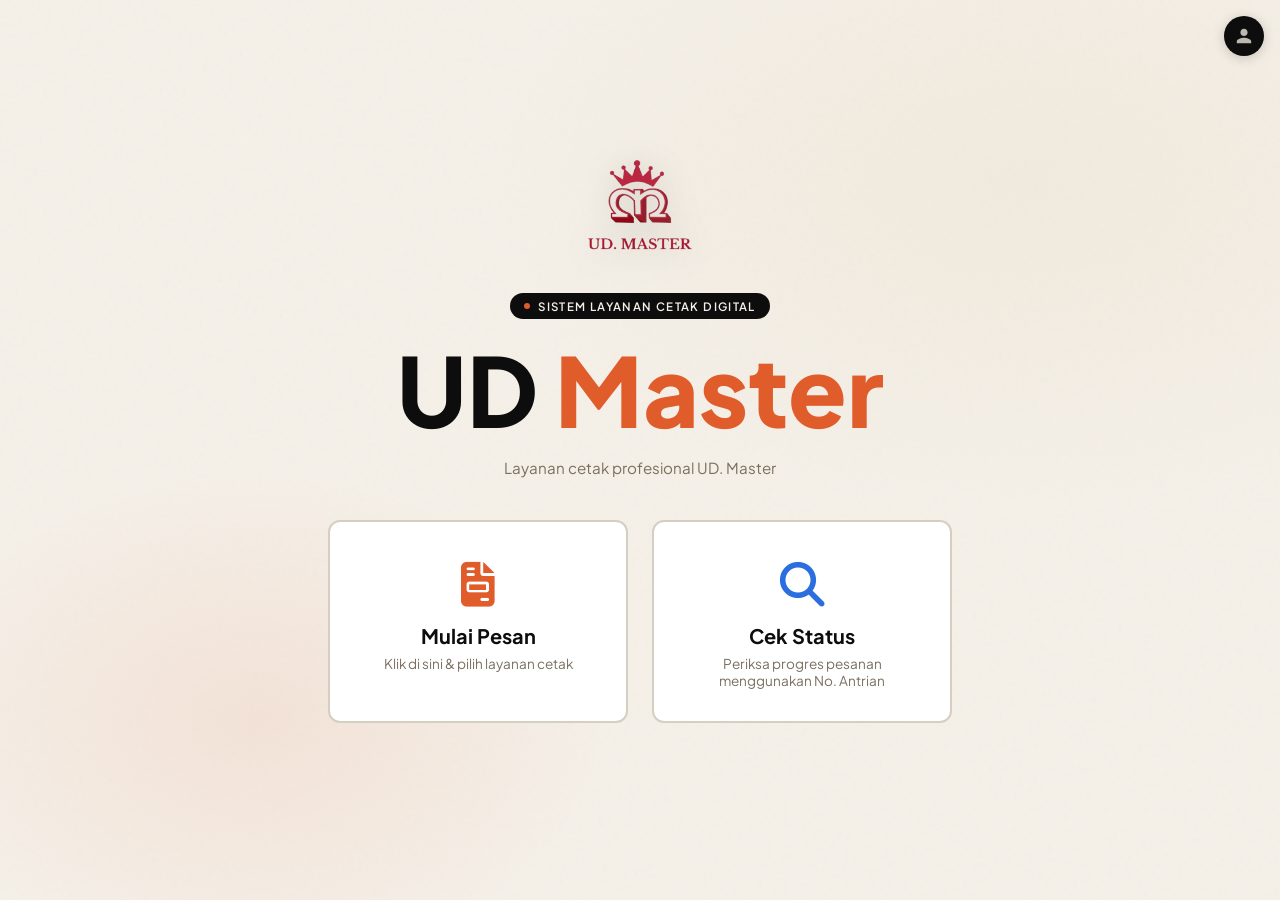
<file: index.html>
<!DOCTYPE html>
<html lang="id">
<head>
  <meta charset="UTF-8" />
  <meta name="viewport" content="width=device-width, initial-scale=1.0"/>
  <title>UD-Master</title>
  <link href="https://fonts.googleapis.com/css2?family=Plus+Jakarta+Sans:ital,wght@0,300;0,400;0,500;0,600;0,700;0,800;1,400&display=swap" rel="stylesheet"/>
  <link rel="stylesheet" href="assets/shared.css?v=1.0.2" />
  <link rel="stylesheet" href="https://cdnjs.cloudflare.com/ajax/libs/font-awesome/6.4.0/css/all.min.css" />
  <style>
    body {
      display: flex; flex-direction: column;
      align-items: center; justify-content: center;
      min-height: 100vh; overflow-y: auto;
      padding: 2.5rem 1.25rem 3rem;
      background:
        radial-gradient(ellipse 70% 60% at 80% 20%, #e8dfc855 0%, transparent 60%),
        radial-gradient(ellipse 50% 50% at 20% 80%, #e05c2a18 0%, transparent 55%),
        var(--paper);
    }
    .landing-logo {
      width: 140px; height: 140px; object-fit: contain;
      margin-bottom: 1rem;
      animation: fadeDown .5s ease both;
      filter: drop-shadow(0 4px 16px rgba(13,13,13,.18));
    }
    .landing-badge {
      display: inline-flex; align-items: center; gap: .5rem;
      background: var(--ink); color: var(--paper);
      font-size: .72rem; font-weight: 600;
      letter-spacing: .12em; text-transform: uppercase;
      padding: .35rem .9rem; border-radius: 999px;
      margin-bottom: 1.25rem;
      animation: fadeDown .6s .05s ease both;
    }
    .landing-badge span { width: 6px; height: 6px; background: var(--accent); border-radius: 50%; display: inline-block; }
    .landing-title {
      font-size: clamp(1.8rem, 10vw, 6rem);
      font-weight: 800; line-height: 1.05;
      text-align: center; margin-bottom: 1rem;
      animation: fadeDown .6s .1s ease both;
      width: 100%; padding: 0 1rem; word-break: break-word;
    }
    .landing-title em { color: var(--accent); font-style: normal; }
    .landing-sub {
      color: var(--muted); font-size: .95rem; text-align: center;
      max-width: 420px; line-height: 1.6; margin-bottom: 2.5rem;
      animation: fadeDown .6s .2s ease both; padding: 0 .5rem;
    }
    .customer-card {
      background: var(--white); border: 2px solid var(--border);
      border-radius: var(--r); padding: 2rem 2.5rem;
      cursor: pointer; transition: all .25s; text-align: center;
      max-width: 300px; width: 100%;
      position: relative; overflow: hidden;
      animation: fadeDown .6s .3s ease both;
    }
    .customer-card::after {
      content: ''; position: absolute; bottom: 0; left: 0; right: 0;
      height: 4px; background: var(--accent);
      transform: scaleX(0); transition: transform .3s;
    }
    .customer-card:hover { transform: translateY(-4px); box-shadow: var(--shadow); border-color: transparent; }
    .customer-card:hover::after { transform: scaleX(1); }
    .customer-card:active { transform: scale(0.98); }
    .customer-card .role-icon { font-size: 2.8rem; margin-bottom: .75rem; display: block; }
    .customer-card h3 { font-size: 1.25rem; font-weight: 700; margin-bottom: .4rem; }
    .customer-card p  { font-size: .85rem; color: var(--muted); }
    /* WHATSAPP FLOAT BUTTON */
    .wa-float-btn {
      position: fixed; bottom: 2rem; right: 2rem; z-index: 999;
      width: 60px; height: 60px; border-radius: 50%;
      background: #25d366; color: #fff;
      display: flex; align-items: center; justify-content: center;
      font-size: 2rem; box-shadow: 0 4px 16px rgba(37, 211, 102, 0.3);
      cursor: pointer; transition: all 0.25s cubic-bezier(0.34, 1.56, 0.64, 1);
      border: none; outline: none;
      text-decoration: none;
    }
    .wa-float-btn:hover {
      transform: scale(1.1) translateY(-4px);
      box-shadow: 0 8px 24px rgba(37, 211, 102, 0.45);
      background: #20ba5a;
      color: #fff;
    }
    .wa-float-btn:active {
      transform: scale(0.95);
    }
  </style>
</head>
<body>

<!-- ADMIN FLOAT BUTTON -->
<button class="admin-float-btn" id="admin-float-btn" onclick="window.location.href='admin.html'" title="Admin" style="display:flex;">
  <svg viewBox="0 0 24 24" xmlns="http://www.w3.org/2000/svg">
    <path d="M12 12c2.7 0 4.8-2.1 4.8-4.8S14.7 2.4 12 2.4 7.2 4.5 7.2 7.2 9.3 12 12 12zm0 2.4c-3.2 0-9.6 1.6-9.6 4.8v2.4h19.2v-2.4c0-3.2-6.4-4.8-9.6-4.8z"/>
  </svg>
</button>

<img class="landing-logo" id="landing-logo" src="assets/logo.png" alt="UD. Master Logo" />

<div class="landing-badge"><span></span> Sistem Layanan Cetak Digital</div>

<h1 class="landing-title">UD<em> Master</em></h1>

<p class="landing-sub">Layanan cetak profesional UD. Master</p>

<div style="display:flex; gap:1.5rem; flex-wrap:wrap; justify-content:center; width:100%; max-width:640px; margin-bottom: 2rem;">
  <div class="customer-card" onclick="window.location.href='form1.html'">
    <span class="role-icon" style="color:var(--accent);"><i class="fa-solid fa-file-invoice"></i></span>
    <h3>Mulai Pesan</h3>
    <p>Klik di sini &amp; pilih layanan cetak</p>
  </div>
  <div class="customer-card" onclick="window.location.href='cek_status.html'">
    <span class="role-icon" style="color:var(--accent2);"><i class="fa-solid fa-magnifying-glass"></i></span>
    <h3>Cek Status</h3>
    <p>Periksa progres pesanan menggunakan No. Antrian</p>
  </div>
</div>

<!-- WHATSAPP FLOAT BUTTON -->
<a class="wa-float-btn" id="wa-float-btn" href="#" target="_blank" title="Hubungi Kami via WhatsApp" style="display: none;">
  <i class="fa-brands fa-whatsapp"></i>
</a>

<script src="assets/shared.js?v=1.0.2"></script>
<script>
  // Set logo from shared constant
  document.getElementById('landing-logo').src = 'assets/logo.png';
  // Bersihkan state lama kalau user mulai dari awal
  clearState();

  // Load WhatsApp number dynamically from settings
  fetch('api/settings.php')
    .then(r => r.json())
    .then(res => {
      if (res.success && res.data && res.data.wa_number) {
        const waNumber = res.data.wa_number;
        const btn = document.getElementById('wa-float-btn');
        btn.href = `https://wa.me/${waNumber}?text=Halo%20UD.%20Master%2C%20saya%20ingin%20bertanya%20mengenai%20layanan%20cetak...`;
        btn.style.display = 'flex';
      }
    })
    .catch(e => console.error('Gagal mengambil pengaturan WA float button:', e));
</script>
</body>
</html>
</file>
<file: assets/shared.css>
/* ════════════════════════════════════════
   UD_MASTER — SHARED STYLES
   ════════════════════════════════════════ */
*, *::before, *::after { box-sizing: border-box; margin: 0; padding: 0; }
body, html, input, select, textarea, button, a, span, div, h1, h2, h3, h4, h5, h6, label, table, tr, td, th {
  font-family: 'Plus Jakarta Sans';
}
:root {
  --ink:    #0d0d0d;
  --paper:  #f5f0e8;
  --cream:  #ede8da;
  --accent: #e05c2a;
  --accent2:#2a6ee0;
  --muted:  #7a7060;
  --white:  #ffffff;
  --success:#1a9e5c;
  --border: #d4cfc0;
  --shadow: 0 4px 24px rgba(13,13,13,.10);
  --r: 12px;
}
html { scroll-behavior: smooth; }
body {
  font-family: 'Plus Jakarta Sans';
  background: var(--paper);
  color: var(--ink);
  min-height: 100vh;
  overflow-x: hidden;
}
body::before {
  content: '';
  position: fixed; inset: 0;
  background-image: url("data:image/svg+xml,%3Csvg viewBox='0 0 200 200' xmlns='http://www.w3.org/2000/svg'%3E%3Cfilter id='n'%3E%3CfeTurbulence type='fractalNoise' baseFrequency='0.9' numOctaves='4' stitchTiles='stitch'/%3E%3C/filter%3E%3Crect width='100%25' height='100%25' filter='url(%23n)' opacity='0.03'/%3E%3C/svg%3E");
  pointer-events: none; z-index: 0;
}
h1, h2, h3, .brand { font-family: 'Plus Jakarta Sans'; }

/* ── HEADER ── */
.form-header {
  background: var(--ink);
  padding: 1rem 1.25rem;
  display: flex; align-items: center; justify-content: space-between;
  position: sticky; top: 0; z-index: 10;
}
.form-header .header-left { display: flex; align-items: center; gap: .75rem; }
.form-header .header-logo { width: 32px; height: 32px; object-fit: contain; }
.form-header .brand { color: var(--paper); font-size: 1.2rem; font-weight: 800; }
.form-header .brand span { color: var(--accent); }

/* Step indicator */
.step-indicator {
  display: flex;
  align-items: center;
  gap: 0.35rem;
}
.step-indicator-item {
  display: flex;
  align-items: center;
  gap: 0.4rem;
}
.step-dot {
  width: 22px;
  height: 22px;
  border-radius: 50%;
  background: rgba(245,240,232,.15);
  color: rgba(245,240,232,.5);
  font-size: 0.72rem;
  font-weight: 700;
  display: flex;
  align-items: center;
  justify-content: center;
  transition: all .3s;
  flex-shrink: 0;
}
.step-dot.active {
  background: var(--accent);
  color: var(--white);
  box-shadow: 0 0 10px rgba(224,92,42,.4);
}
.step-dot.done {
  background: var(--success);
  color: var(--white);
}
.step-indicator-label {
  font-size: 0.75rem;
  font-weight: 600;
  color: rgba(245,240,232,0.4);
  white-space: nowrap;
  transition: color 0.3s;
}
.step-indicator-item.active .step-indicator-label {
  color: var(--paper);
  font-weight: 700;
}
.step-indicator-line {
  width: 16px;
  height: 2px;
  background: rgba(245,240,232,0.15);
  flex-shrink: 0;
}
@media (max-width: 580px) {
  .step-indicator-label {
    display: none;
  }
  .step-indicator-item.active .step-indicator-label {
    display: inline-block;
    max-width: 75px;
    overflow: hidden;
    text-overflow: ellipsis;
  }
  .step-indicator-line {
    width: 8px;
  }
}

/* ── FORM BODY ── */
.form-body {
  flex: 1; padding: 1.5rem 1.25rem;
  max-width: 560px; width: 100%; margin: 0 auto;
}
@media (min-width: 480px) { .form-body { padding: 2rem; } }

.section-tag {
  font-size: .7rem; font-weight: 700;
  letter-spacing: .14em; text-transform: uppercase;
  color: var(--accent); margin-bottom: .5rem;
}
.section-title {
  font-size: 1.6rem; font-weight: 800;
  margin-bottom: 1.5rem; line-height: 1.1;
}

/* ── FIELDS ── */
.field { margin-bottom: 1.3rem; }
.field label {
  display: block; font-size: .82rem; font-weight: 500;
  color: var(--muted); margin-bottom: .45rem; letter-spacing: .03em;
}
.field input, .field select, .field textarea {
  width: 100%; background: var(--white);
  border: 2px solid var(--border); border-radius: 10px;
  padding: .85rem 1rem; font-family: 'Plus Jakarta Sans';
  font-size: .95rem; color: var(--ink);
  transition: border-color .2s, box-shadow .2s;
  appearance: none; outline: none;
}
.field input:focus, .field select:focus, .field textarea:focus {
  border-color: var(--accent);
  box-shadow: 0 0 0 4px rgba(224,92,42,.12);
}
.field textarea { resize: vertical; min-height: 90px; }

.select-wrap { position: relative; }
.select-wrap::after {
  content: '▾'; position: absolute; right: 1rem; top: 50%;
  transform: translateY(-50%); color: var(--muted);
  pointer-events: none; font-size: .85rem;
}

/* ── SERVICE CARDS ── */
.service-cards { display: grid; grid-template-columns: 1fr 1fr; gap: .85rem; }
.service-card {
  background: var(--white); border: 2px solid var(--border);
  border-radius: 12px; padding: 1.2rem 1rem;
  cursor: pointer; text-align: center; transition: all .2s;
  position: relative; user-select: none;
}
.service-card input[type="radio"] { position: absolute; opacity: 0; width: 0; height: 0; }
.service-card .svc-icon { font-size: 2rem; display: block; margin-bottom: .5rem; }
.service-card .svc-name { font-family: 'Plus Jakarta Sans'; font-size: .95rem; font-weight: 700; display: block; margin-bottom: .2rem; }
.service-card .svc-sub  { font-size: .75rem; color: var(--muted); line-height: 1.4; }
.service-card:has(input:checked) { border-color: var(--accent); background: #fff5f2; box-shadow: 0 0 0 4px rgba(224,92,42,.10); }
.service-card:hover { transform: translateY(-2px); box-shadow: var(--shadow); }
.service-card:active { transform: scale(0.97); }

/* PRICE INFO BOX */
.price-info-box {
      background: linear-gradient(135deg, #fff5f2, #fff8f5);
      border: 2px solid rgba(224,92,42,.2); border-radius: 12px;
      padding: 1rem 1.2rem; margin-bottom: 1.3rem;
      font-size: .82rem; line-height: 1.7;
    }
    .price-info-box .pib-title {
      font-family: 'Plus Jakarta Sans'; font-weight: 700; color: var(--accent);
      font-size: .9rem; margin-bottom: .5rem; display: flex; align-items: center; gap: .4rem;
    }
    .price-info-box .pib-row { display: flex; justify-content: space-between; gap: 1rem; color: var(--muted); }
    .price-info-box .pib-row strong { color: var(--ink); }
    .price-info-box .pib-note { margin-top: .5rem; color: var(--accent); font-size: .78rem; font-weight: 500; }


/* ── QTY ── */
.qty-control {
  display: flex; align-items: center;
  background: var(--white); border: 2px solid var(--border);
  border-radius: 10px; overflow: hidden;
  width: 100%; max-width: 260px;
}
.qty-btn {
  background: none; border: none; cursor: pointer;
  width: 48px; height: 48px; font-size: 1.4rem;
  color: var(--ink); transition: background .15s; flex-shrink: 0;
}
.qty-btn:hover { background: var(--cream); }
.qty-input {
  flex: 1; text-align: center;
  font-family: 'Plus Jakarta Sans'; font-weight: 700; font-size: 1rem;
  border: none !important;
  border-left: 2px solid var(--border) !important;
  border-right: 2px solid var(--border) !important;
  border-radius: 0 !important; padding: 0 .6rem !important;
  line-height: 48px; height: 48px; outline: none;
  background: transparent; box-shadow: none !important;
}
.qty-input:focus { border-color: var(--border) !important; box-shadow: none !important; }
.qty-min-note { font-size: .75rem; color: var(--muted); margin-top: .4rem; }

/* ── COLOR CHECKS ── */
.color-checks { display: grid; grid-template-columns: 1fr 1fr; gap: .6rem; margin-top: .3rem; }
.color-check-item {
  display: flex; align-items: center; gap: .6rem;
  background: var(--white); border: 2px solid var(--border);
  border-radius: 10px; padding: .65rem .9rem;
  cursor: pointer; transition: all .2s; user-select: none;
}
.color-check-item input[type="checkbox"] { position: absolute; opacity: 0; width: 0; height: 0; }
.color-swatch { width: 22px; height: 22px; border-radius: 50%; flex-shrink: 0; border: 2px solid rgba(0,0,0,.12); }
.color-check-item .color-label { font-family: 'Plus Jakarta Sans'; font-size: .88rem; font-weight: 700; }
.color-check-item:has(input:checked) { border-color: var(--accent); background: #fff5f2; box-shadow: 0 0 0 3px rgba(224,92,42,.10); }
.color-check-item:hover { transform: translateY(-1px); box-shadow: var(--shadow); }

/* ── UPLOAD ── */
.upload-area {
  border: 2px dashed var(--border); border-radius: 16px;
  background: var(--white); padding: 2rem 1.5rem;
  text-align: center; cursor: pointer;
  transition: all .3s cubic-bezier(0.4, 0, 0.2, 1); position: relative;
  box-shadow: 0 4px 12px rgba(13, 13, 13, 0.02);
}
.upload-area:hover, .upload-area.dragover { border-color: var(--accent); background: #fffbf9; box-shadow: 0 8px 24px rgba(224, 92, 42, 0.08); transform: translateY(-1px); }
.upload-area input[type="file"] { position: absolute; inset: 0; opacity: 0; cursor: pointer; width: 100%; height: 100%; }
.upload-icon { font-size: 2.2rem; margin-bottom: .6rem; display: block; transition: transform .3s ease; }
.upload-area:hover .upload-icon { transform: translateY(-4px) scale(1.05); }
.upload-label { display: block; font-family: 'Plus Jakarta Sans'; font-weight: 700; font-size: .95rem; color: var(--accent); margin-bottom: .25rem; }
.upload-hint { font-size: .75rem; color: var(--muted); }
.file-list { margin-top: .75rem; display: flex; flex-direction: column; gap: .5rem; }
.file-item {
  display: flex; align-items: center; gap: .85rem;
  background: var(--white); border: 1.5px solid var(--border);
  border-radius: 12px; padding: .75rem 1.1rem;
  box-shadow: 0 4px 16px rgba(13, 13, 13, 0.03);
  margin-top: 0.65rem;
  animation: fadeUp .3s ease both;
  transition: all .25s ease;
}
.file-item:hover { border-color: var(--accent); transform: translateY(-1.5px); box-shadow: 0 8px 24px rgba(13, 13, 13, 0.06); }
.file-item-icon { font-size: 1.5rem; flex-shrink: 0; color: var(--accent2); }
.file-item-info { flex: 1; min-width: 0; }
.file-item-name { font-size: .88rem; font-weight: 600; color: var(--ink); white-space: nowrap; overflow: hidden; text-overflow: ellipsis; }
.file-item-size { font-size: .75rem; color: var(--muted); }
.file-item-remove {
  background: none; border: none; cursor: pointer;
  color: var(--muted); font-size: 1.1rem; padding: .25rem;
  border-radius: 4px; flex-shrink: 0; transition: color .15s;
}
.file-item-remove:hover { color: var(--accent); }

/* ── NAV BUTTONS ── */
.form-nav { display: flex; gap: .75rem; margin-top: 2rem; padding-bottom: 2rem; }
.btn-back {
  background: none; border: 2px solid var(--border);
  border-radius: 999px; padding: .75rem 1.4rem;
  font-family: 'Plus Jakarta Sans'; font-weight: 700;
  cursor: pointer; color: var(--ink); transition: all .2s; white-space: nowrap;
}
.btn-back:hover { border-color: var(--ink); }
.btn-next {
  flex: 1; background: var(--accent); color: var(--white);
  border: none; border-radius: 999px; padding: .9rem 1.25rem;
  font-family: 'Plus Jakarta Sans'; font-weight: 700;
  font-size: 1rem; cursor: pointer; transition: all .2s; letter-spacing: .02em;
}
.btn-next:hover { background: #c94e20; transform: scale(1.02); }
.btn-success { background: var(--success); }
.btn-success:hover { background: #157a47 !important; }

/* ── SUMMARY CARD ── */
.summary-card {
  background: var(--ink); color: var(--paper);
  border-radius: var(--r); padding: 1.25rem; margin-bottom: 1.5rem;
}
.summary-row {
  display: flex; justify-content: space-between;
  padding: .55rem 0; border-bottom: 1px solid rgba(245,240,232,.1);
  font-size: .88rem; gap: .5rem;
}
.summary-row:last-child { border-bottom: none; }
.summary-row .key { color: rgba(245,240,232,.55); flex-shrink: 0; }
.summary-row .val { font-weight: 500; text-align: right; word-break: break-word; }
.summary-total {
  display: flex; justify-content: space-between;
  margin-top: 1rem; padding-top: 1rem;
  border-top: 2px solid rgba(245,240,232,.2);
  font-family: 'Plus Jakarta Sans'; font-weight: 800; font-size: 1.2rem;
}
.summary-total .price { color: var(--accent); }

/* PENGIRIMAN */
.delivery-cards { display: grid; grid-template-columns: 1fr 1fr; gap: .75rem; }
.delivery-card {
background: var(--white); border: 2px solid var(--border); border-radius: 12px;
      padding: 1rem; cursor: pointer; text-align: center; transition: all .2s; position: relative;
    }
    .delivery-card input { position: absolute; opacity: 0; width: 0; height: 0; }
    .delivery-card .dc-icon { font-size: 1.8rem; display: block; margin-bottom: .4rem; }
    .delivery-card .dc-name { font-family: 'Plus Jakarta Sans'; font-size: .9rem; font-weight: 700; margin-bottom: .2rem; }
    .delivery-card .dc-sub { font-size: .75rem; color: var(--muted); }
    .delivery-card:has(input:checked) { border-color: var(--accent2); background: #f2f7ff; box-shadow: 0 0 0 4px rgba(42,110,224,.1); }
    .delivery-card:hover { transform: translateY(-2px); box-shadow: var(--shadow); }

/* ── PAY PILLS ── */
.pay-options { display: flex; flex-direction: column; gap: .85rem; }
@media (min-width: 400px) { .pay-options { flex-direction: row; } }
.pay-pill {
  flex: 1; background: var(--white); border: 2px solid var(--border);
  border-radius: 12px; padding: 1rem 1.25rem;
  cursor: pointer; transition: all .2s; text-align: center;
  position: relative; min-height: 80px;
  display: flex; flex-direction: column; align-items: center; justify-content: center;
}
.pay-pill input { position: absolute; opacity: 0; width: 0; height: 0; }
.pay-pill .pill-icon { font-size: 1.8rem; margin-bottom: .4rem; display: block; }
.pay-pill .pill-label { font-family: 'Plus Jakarta Sans'; font-size: .95rem; font-weight: 700; }
.pay-pill .pill-sub   { font-size: .78rem; color: var(--muted); margin-top: .2rem; }
.pay-pill:has(input:checked) { border-color: var(--accent); background: #fff5f2; box-shadow: 0 0 0 4px rgba(224,92,42,.10); }
.pay-pill:active { transform: scale(0.98); }

/* ── QRIS ── */
.qris-box {
  display: none; background: var(--white); border: 2px solid var(--border);
  border-radius: var(--r); padding: 1.5rem; text-align: center; margin-top: 1rem;
}
.qris-box.show { display: block; }
.qris-placeholder {
  width: 140px; height: 140px; margin: 0 auto 1rem;
  background: repeating-conic-gradient(var(--ink) 0% 25%, var(--white) 0% 50%) 0 0 / 10px 10px;
  border-radius: 8px;
}
.qris-box p { font-size: .82rem; color: var(--muted); }

/* ── ADMIN FLOAT BTN ── */
.admin-float-btn {
  position: fixed; top: 1rem; right: 1rem; z-index: 999;
  width: 40px; height: 40px; border-radius: 50%;
  background: var(--ink); border: 2px solid rgba(13,13,13,.15);
  cursor: pointer; display: none; align-items: center; justify-content: center;
  transition: all .22s; box-shadow: 0 2px 12px rgba(13,13,13,.18);
}
.admin-float-btn:hover { background: var(--accent2); border-color: var(--accent2); transform: scale(1.08); }
.admin-float-btn svg { width: 18px; height: 18px; fill: rgba(245,240,232,.75); }
.admin-float-btn:hover svg { fill: #fff; }

/* ── ANIMATIONS ── */
@keyframes fadeDown { from { opacity: 0; transform: translateY(-20px); } to { opacity: 1; transform: translateY(0); } }
@keyframes fadeUp   { from { opacity: 0; transform: translateY(16px); }  to { opacity: 1; transform: translateY(0); } }
@keyframes pop-in   { from { opacity: 0; transform: scale(.5); } to { opacity: 1; transform: scale(1); } }
@keyframes pulse-border { 0%, 100% { box-shadow: 0 0 0 0 rgba(224,92,42,0); } 50% { box-shadow: 0 0 0 12px rgba(224,92,42,.2); } }
@keyframes scan-sweep { 0%, 100% { top: 16px; } 50% { top: calc(100% - 18px); } }

/* Qty Warnings */
.qty-below-min-warn {
  display: none;
  background: rgba(224, 92, 42, 0.08);
  border: 1px solid rgba(224, 92, 42, 0.25);
  color: var(--accent);
  padding: 0.85rem 1rem;
  border-radius: 8px;
  font-size: 0.82rem;
  margin-top: 0.8rem;
  align-items: center;
  gap: 0.5rem;
  animation: fadeUp 0.3s ease both;
}
.below-min-note {
  display: none;
  background: rgba(224, 92, 42, 0.12);
  border: 1px solid rgba(224, 92, 42, 0.3);
  color: var(--paper);
  padding: 0.85rem 1rem;
  border-radius: 8px;
  font-size: 0.82rem;
  margin-top: 1rem;
  align-items: center;
  gap: 0.5rem;
  animation: fadeUp 0.3s ease both;
}

/* Premium SweetAlert2 Slide & Bounce Animations */
@keyframes swalSlideIn {
  from {
    opacity: 0;
    transform: scale3d(0.9, 0.9, 1) translate3d(0, 30px, 0);
  }
  to {
    opacity: 1;
    transform: scale3d(1, 1, 1) translate3d(0, 0, 0);
  }
}
@keyframes swalSlideOut {
  from {
    opacity: 1;
    transform: scale3d(1, 1, 1) translate3d(0, 0, 0);
  }
  to {
    opacity: 0;
    transform: scale3d(0.9, 0.9, 1) translate3d(0, 30px, 0);
  }
}
.swal2-show {
  animation: swalSlideIn 0.28s cubic-bezier(0.34, 1.56, 0.64, 1) forwards !important;
}
.swal2-hide {
  animation: swalSlideOut 0.2s cubic-bezier(0.36, 0.07, 0.19, 0.97) forwards !important;
}
.swal2-popup {
  border: 1px solid rgba(245, 240, 232, 0.08) !important;
  border-radius: 20px !important;
  box-shadow: 0 24px 54px rgba(0, 0, 0, 0.6) !important;
}

/* Static live price estimation box */
.price-estimate-box {
  background: var(--white);
  border: 2px solid var(--border);
  border-radius: 12px;
  padding: 0.85rem 1.25rem;
  margin-top: 1.5rem;
  margin-bottom: 1.5rem;
  box-shadow: var(--shadow);
  display: none;
  animation: fadeUp 0.3s ease both;
}
.price-estimate-box.show {
  display: block;
}
.psb-content {
  display: flex;
  justify-content: space-between;
  align-items: center;
}
.psb-info {
  display: flex;
  flex-direction: column;
}
.psb-label {
  font-size: 0.68rem;
  color: var(--muted);
  font-weight: 700;
  text-transform: uppercase;
  letter-spacing: 0.05em;
}
.psb-val {
  font-size: 1.2rem;
  font-weight: 800;
  color: var(--success);
}
.psb-detail {
  font-size: 0.75rem;
  font-weight: 700;
  color: var(--ink);
  background: var(--cream);
  padding: 0.35rem 0.75rem;
  border-radius: 20px;
  border: 1px solid var(--border);
}

/* Premium Large File Preview Card Layout */
.file-item-card {
  display: flex;
  align-items: center;
  gap: 1rem;
  background: var(--white);
  border: 2px solid var(--border);
  border-radius: 12px;
  padding: 0.75rem 1rem;
  margin-top: 0.75rem;
  box-shadow: var(--shadow);
  animation: fadeUp 0.3s ease both;
  position: relative;
  transition: border-color 0.2s, box-shadow 0.2s;
}
.file-item-card:hover {
  border-color: var(--accent);
  box-shadow: 0 6px 20px rgba(13, 13, 13, 0.05);
}
.file-item-card-preview {
  width: 120px;
  height: 120px;
  border-radius: 12px;
  border: 1.5px solid var(--border);
  background: #f5f5f5;
  display: flex;
  align-items: center;
  justify-content: center;
  overflow: hidden;
  flex-shrink: 0;
  transition: all 0.2s;
}
.file-item-card-preview i {
  font-size: 3.2rem;
  color: #37474f;
  transition: transform 0.2s;
}
.file-item-card:hover .file-item-card-preview i {
  transform: scale(1.1);
}
.file-item-card-preview img {
  width: 100%;
  height: 100%;
  object-fit: cover;
}

/* Document Format Specific Stepper Styles */
.file-item-card-preview.ext-pdf { background: #ffebee; border-color: #ffcdd2; }
.file-item-card-preview.ext-pdf i { color: #c62828; }

.file-item-card-preview.ext-doc, .file-item-card-preview.ext-docx { background: #e3f2fd; border-color: #bbdefb; }
.file-item-card-preview.ext-doc i, .file-item-card-preview.ext-docx i { color: #1565c0; }

.file-item-card-preview.ext-xls, .file-item-card-preview.ext-xlsx { background: #e8f5e9; border-color: #c8e6c9; }
.file-item-card-preview.ext-xls i, .file-item-card-preview.ext-xlsx i { color: #2e7d32; }

.file-item-card-preview.ext-ppt, .file-item-card-preview.ext-pptx { background: #fff3e0; border-color: #ffe0b2; }
.file-item-card-preview.ext-ppt i, .file-item-card-preview.ext-pptx i { color: #d84315; }

.file-item-card-preview.ext-img { background: #f3e5f5; border-color: #e1bee7; }
.file-item-card-info {
  flex: 1;
  min-width: 0;
}
.file-item-card-name {
  font-weight: 700;
  font-size: 0.95rem;
  color: var(--ink);
  white-space: nowrap;
  overflow: hidden;
  text-overflow: ellipsis;
}
.file-item-card-size {
  font-size: 0.82rem;
  color: var(--muted);
  margin-top: 0.25rem;
}
.file-item-card-remove {
  background: rgba(0, 0, 0, 0.04);
  border: none;
  width: 32px;
  height: 32px;
  border-radius: 50%;
  display: flex;
  align-items: center;
  justify-content: center;
  cursor: pointer;
  color: var(--muted);
  font-weight: bold;
  transition: all 0.2s;
}
.file-item-card-remove:hover {
  background: rgba(224, 92, 42, 0.1);
  color: var(--accent);
}

/* Premium Horizontal File Card Layout */
.file-item-card-premium {
  display: flex;
  align-items: center;
  gap: 1.25rem;
  background: var(--white);
  border: 2px solid var(--border);
  border-radius: 16px;
  padding: 1rem 1.25rem;
  margin-top: 0.75rem;
  box-shadow: var(--shadow);
  animation: fadeUp 0.3s ease both;
  position: relative;
  transition: border-color 0.2s, box-shadow 0.2s;
  width: 100%;
}
.file-item-card-premium:hover {
  border-color: var(--accent);
  box-shadow: 0 8px 24px rgba(13, 13, 13, 0.06);
}
.file-item-card-premium .file-item-card-preview-wrap {
  width: 90px;
  height: 90px;
  border-radius: 12px;
  overflow: hidden;
  border: 1.5px solid var(--border);
  display: flex;
  align-items: center;
  justify-content: center;
  background: #fbfbfb;
  flex-shrink: 0;
}
.file-item-card-premium .file-item-card-preview-wrap img {
  width: 100%;
  height: 100%;
  display: block;
  object-fit: cover;
}
.file-item-card-premium .file-item-card-info {
  flex: 1;
  min-width: 0;
  display: flex;
  flex-direction: column;
  align-items: flex-start;
  gap: 0.2rem;
}
.file-item-card-premium .file-item-card-name {
  font-weight: 700;
  font-size: 0.92rem;
  color: var(--ink);
  white-space: nowrap;
  overflow: hidden;
  text-overflow: ellipsis;
  width: 100%;
}
.file-item-card-premium .file-item-card-size {
  font-size: 0.78rem;
  color: var(--muted);
}
.file-item-card-premium .btn-preview-trigger {
  background: var(--white);
  border: 2px solid var(--border);
  border-radius: 20px;
  padding: 0.35rem 0.85rem;
  font-family: 'Plus Jakarta Sans';
  font-weight: 700;
  font-size: 0.78rem;
  color: var(--ink);
  cursor: pointer;
  transition: all 0.2s;
  display: inline-flex;
  align-items: center;
  gap: 0.35rem;
  margin-top: 0.4rem;
}
.file-item-card-premium .btn-preview-trigger:hover {
  border-color: var(--accent2);
  color: var(--accent2);
  background: #f2f7ff;
}
.file-item-card-premium .file-item-card-remove {
  background: rgba(0, 0, 0, 0.04);
  border: none;
  width: 32px;
  height: 32px;
  border-radius: 50%;
  display: flex;
  align-items: center;
  justify-content: center;
  cursor: pointer;
  color: var(--muted);
  font-weight: bold;
  transition: all 0.2s;
  flex-shrink: 0;
}
.file-item-card-premium .file-item-card-remove:hover {
  background: rgba(224, 92, 42, 0.1);
  color: var(--accent);
}

/* Premium Preview Modal Styles */
.preview-modal {
  position: fixed;
  inset: 0;
  background: rgba(13, 13, 13, 0.75);
  backdrop-filter: blur(8px);
  display: none;
  align-items: center;
  justify-content: center;
  z-index: 2000;
  padding: 1.5rem;
  opacity: 0;
  transition: opacity 0.3s ease;
}
.preview-modal.show {
  display: flex;
  opacity: 1;
}
.preview-modal-content {
  background: var(--white);
  border-radius: 20px;
  max-width: 640px;
  width: 100%;
  max-height: 85vh;
  display: flex;
  flex-direction: column;
  box-shadow: 0 24px 64px rgba(0, 0, 0, 0.3);
  position: relative;
  overflow: hidden;
  transform: scale(0.9);
  transition: transform 0.3s cubic-bezier(0.34, 1.56, 0.64, 1);
}
.preview-modal.show .preview-modal-content {
  transform: scale(1);
}
.preview-modal-header {
  padding: 1rem 1.5rem;
  border-bottom: 1px solid var(--border);
  display: flex;
  align-items: center;
  justify-content: space-between;
}
.preview-modal-title {
  font-family: 'Plus Jakarta Sans';
  font-weight: 800;
  font-size: 1.1rem;
  color: var(--ink);
  white-space: nowrap;
  overflow: hidden;
  text-overflow: ellipsis;
  max-width: 80%;
}
.preview-modal-close {
  background: rgba(0, 0, 0, 0.05);
  border: none;
  width: 32px;
  height: 32px;
  border-radius: 50%;
  cursor: pointer;
  display: flex;
  align-items: center;
  justify-content: center;
  font-weight: bold;
  color: var(--muted);
  transition: all 0.2s;
}
.preview-modal-close:hover {
  background: rgba(224, 92, 42, 0.1);
  color: var(--accent);
}
.preview-modal-body {
  padding: 1.5rem;
  overflow-y: auto;
  display: flex;
  align-items: center;
  justify-content: center;
  flex: 1;
  background: #fbfbfb;
}
.preview-modal-body img {
  max-width: 100%;
  max-height: 58vh;
  object-fit: contain;
  border-radius: 8px;
  box-shadow: 0 4px 12px rgba(0,0,0,0.1);
}
.preview-modal-body iframe {
  width: 100%;
  height: 58vh;
  border: 1px solid var(--border);
  border-radius: 8px;
  background: #fff;
}
.preview-doc-card {
  background: var(--white);
  border: 2px solid var(--border);
  border-radius: 16px;
  padding: 2.5rem 2rem;
  text-align: center;
  max-width: 400px;
  width: 100%;
  box-shadow: var(--shadow);
}
.preview-doc-card i {
  font-size: 4.5rem;
  margin-bottom: 1.5rem;
  display: block;
}
.preview-doc-card .doc-title {
  font-weight: 800;
  font-size: 1.25rem;
  color: var(--ink);
  margin-bottom: 0.5rem;
  word-break: break-all;
}
.preview-doc-card .doc-meta {
  font-size: 0.88rem;
  color: var(--muted);
  margin-bottom: 1.5rem;
}
.preview-doc-card .doc-badge {
  display: inline-flex;
  align-items: center;
  gap: 0.4rem;
  font-weight: 700;
  font-size: 0.82rem;
  color: var(--success);
  background: rgba(26, 158, 92, 0.08);
  border: 1px solid rgba(26, 158, 92, 0.2);
  padding: 0.5rem 1rem;
  border-radius: 20px;
}

/* Mobile responsive adjustments */
@media (max-width: 580px) {
  .file-item-card-premium {
    gap: 0.85rem;
    padding: 0.85rem;
  }
  .file-item-card-premium .file-item-card-preview-wrap {
    width: 72px;
    height: 72px;
    border-radius: 10px;
  }
  .file-item-card-premium .file-item-card-name {
    font-size: 0.85rem;
  }
  .file-item-card-premium .file-item-card-size {
    font-size: 0.72rem;
  }
  .file-item-card-premium .btn-preview-trigger {
    font-size: 0.72rem;
    padding: 0.3rem 0.7rem;
  }
  .preview-modal {
    padding: 0.75rem;
  }
  .preview-modal-content {
    max-height: 90vh;
    border-radius: 16px;
  }
  .preview-modal-body {
    padding: 1rem;
  }
  .preview-modal-body iframe, .preview-modal-body img {
    height: 52vh;
    max-height: 52vh;
  }
}

/* Global Page Transition Animations */
@keyframes globalPageFadeIn {
  from {
    opacity: 0;
    transform: translateY(12px);
  }
  to {
    opacity: 1;
    transform: translateY(0);
  }
}

html, body {
  scroll-behavior: smooth;
}

body {
  animation: globalPageFadeIn 0.5s cubic-bezier(0.16, 1, 0.3, 1) forwards;
}

/* Fade in for standard form containers */
main, .form-body, .landing-card, .success-card {
  animation: globalPageFadeIn 0.5s cubic-bezier(0.16, 1, 0.3, 1) forwards;
}
</file>
